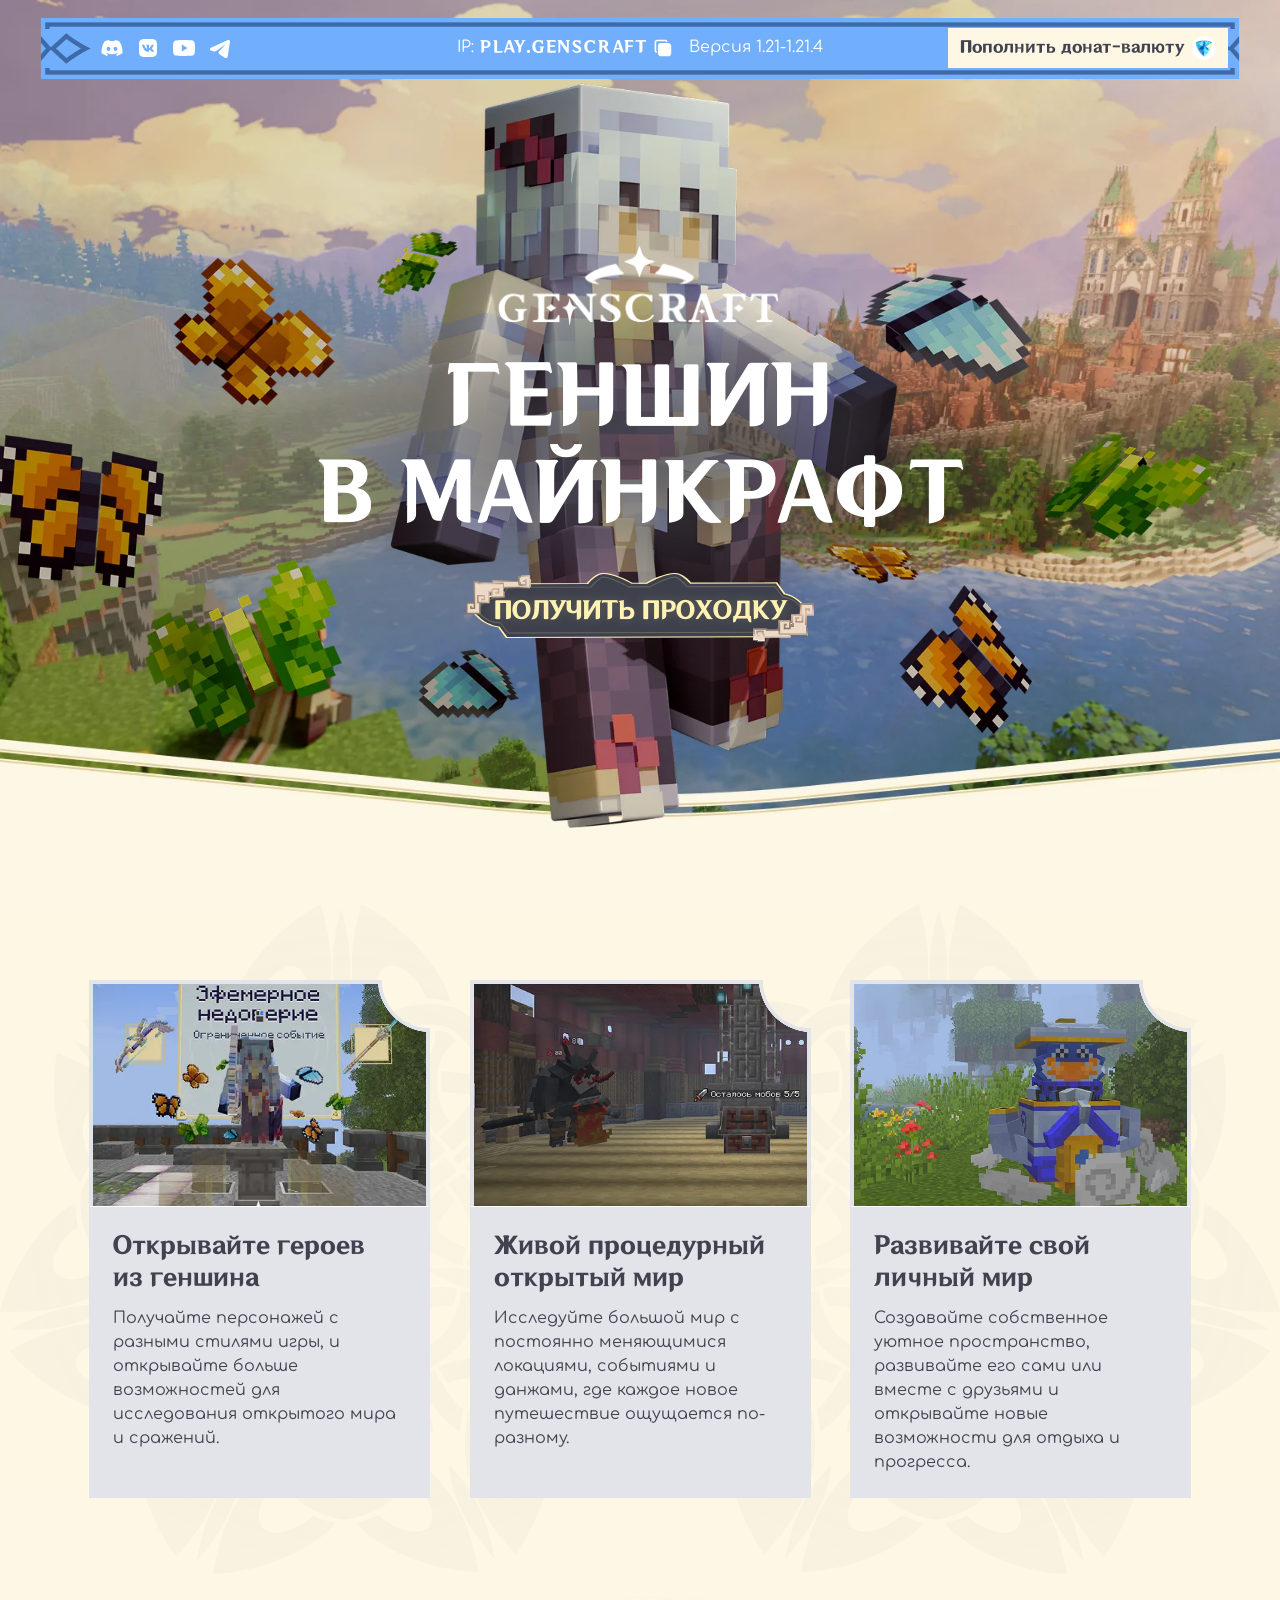
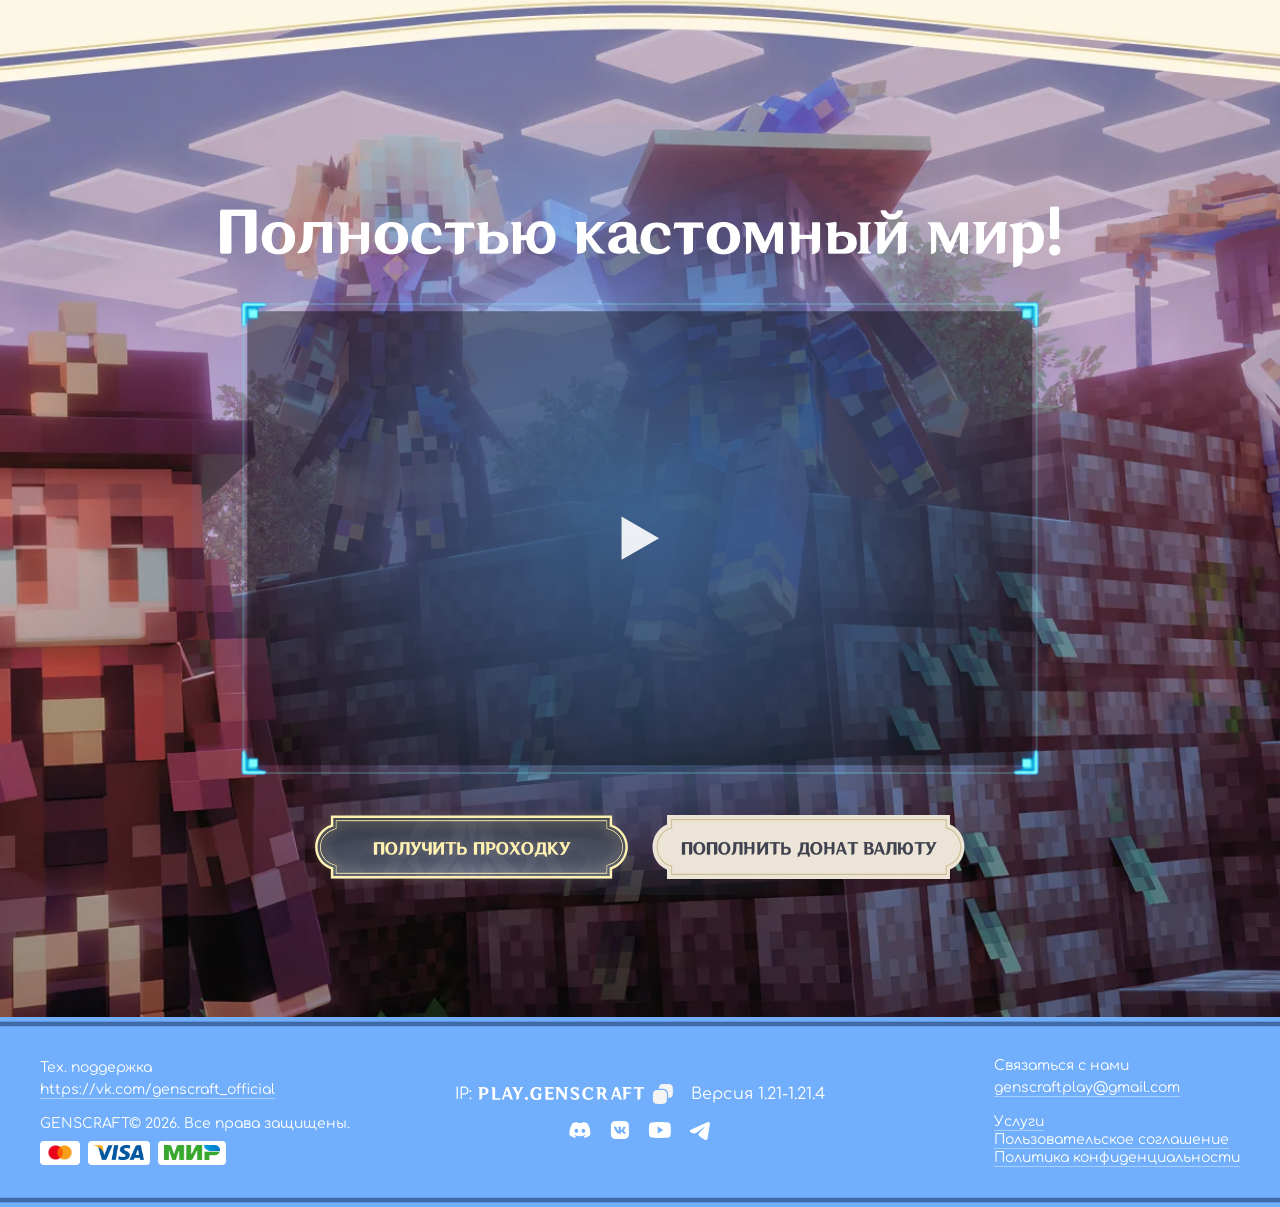
<file: index.html>
<!DOCTYPE html>
<html lang="ru">

<head>
  <meta charset="UTF-8">
  <meta name="viewport" content="width=device-width, initial-scale=1.0">

  <title>GENSCRAFT — ГЕНШИН В МАЙНКРАФТЕ СЕРВЕР</title>
  <meta name="description"
    content="GENSCRAFT — ГЕНШИН В МАЙНКРАФТЕ СЕРВЕР. Исследуйте открытый мир, открывайте героев и развивайте свои возможности в уникальном сеттинге.">
  <meta name="robots" content="index, follow">
  <link rel="canonical" href="https://genscraft.net/">

  <meta property="og:type" content="website">
  <meta property="og:title" content="GENSCRAFT — ГЕНШИН В МАЙНКРАФТЕ СЕРВЕР">
  <meta property="og:description"
    content="GENSCRAFT — ГЕНШИН В МАЙНКРАФТЕ СЕРВЕР. Исследуйте открытый мир, открывайте героев и развивайте свои возможности в уникальном сеттинге.">
  <meta property="og:url" content="https://genscraft.net/">
  <meta property="og:image" content="https://genscraft.net/assets/img/og-cover.webp">
  <meta property="og:locale" content="ru_RU">
  <meta property="og:site_name" content="GENSCRAFT">

  <meta name="twitter:card" content="summary_large_image">
  <meta name="twitter:title" content="GENSCRAFT — ГЕНШИН В МАЙНКРАФТЕ СЕРВЕР">
  <meta name="twitter:description"
    content="GENSCRAFT — ГЕНШИН В МАЙНКРАФТЕ СЕРВЕР. Исследуйте открытый мир, открывайте героев и развивайте свои возможности в уникальном сеттинге.">
  <meta name="twitter:image" content="https://genscraft.net/assets/img/og-cover.webp">

  <link rel="icon" href="./assets/img/favicon.ico" sizes="any">
  <link rel="icon" href="./assets/img/favicon.svg" type="image/svg+xml">

  <link rel="preconnect" href="https://fonts.googleapis.com">
  <link rel="preconnect" href="https://fonts.gstatic.com" crossorigin>
  <link
    href="https://fonts.googleapis.com/css2?family=Roboto+Condensed:wght@400;900&family=Comfortaa:wght@400;700&display=swap"
    rel="stylesheet">

  <script type="application/ld+json">
  {
    "@context": "https://schema.org",
    "@graph": [
      {
        "@type": "WebSite",
        "name": "GENSCRAFT",
        "url": "https://genscraft.net/"
      },
      {
        "@type": "Organization",
        "name": "GENSCRAFT",
        "url": "https://genscraft.net/",
        "logo": "https://genscraft.net/assets/img/logo.png",
        "sameAs": [
          "https://discord.gg/v9C4jDwc8K",
          "https://vk.com/genscraft_official",
          "https://www.youtube.com/@genscraft_official",
          "https://t.me/genscraft"
        ]
      }
    ]
  }
  </script>

  <link rel="preload" as="font" href="./assets/fonts/zhcn.woff2" type="font/woff2" crossorigin>
  <link rel="preload" as="image" href="./assets/img/character.webp" fetchpriority="high">
  <link rel="stylesheet" href="./assets/css/styles.css">

  <meta name="verification" content="8065722f1922518182e85e88dcddaa" />
</head>

<body>

  <header class="desktop-header" aria-label="Шапка сайта (ПК)">
    <div class="desktop-header__inner">
      <div class="desktop-header__socials">
        <a href="https://discord.gg/v9C4jDwc8K" class="header__social-link" aria-label="Discord" target="_blank"
          rel="noopener">
          <img src="./assets/img/discord.svg" alt="Discord" width="24" height="24">
        </a>
        <a href="https://vk.com/genscraft_official" class="header__social-link" aria-label="VK" target="_blank"
          rel="noopener">
          <img src="./assets/img/vk.svg" alt="VK" width="24" height="24">
        </a>
        <a href="https://www.youtube.com/@genscraft_official" class="header__social-link" aria-label="YouTube"
          target="_blank" rel="noopener">
          <img src="./assets/img/youtube.svg" alt="YouTube" width="24" height="24">
        </a>
        <a href="https://t.me/genscraft" class="header__social-link" aria-label="Telegram" target="_blank"
          rel="noopener">
          <img src="./assets/img/telegram.svg" alt="Telegram" width="24" height="24">
        </a>
      </div>

      <div class="desktop-header__server">
        <span class="desktop-header__ip-label">IP:</span>
        <div class="desktop-header__copy-group" id="btnCopyIp" role="button" tabindex="0" aria-label="Скопировать IP">
          <span class="desktop-header__ip-value" id="serverIpStr">PLAY.GENSCRAFT</span>
          <img src="./assets/img/copy.svg" alt="" width="20" height="20" aria-hidden="true"
            class="desktop-header__copy-icon">
          <span class="desktop-header__tooltip">Скопировано!</span>
        </div>
        <span class="desktop-header__version">Версия 1.21-1.21.4</span>
      </div>

      <button class="desktop-header__donate" aria-label="Пополнить донат-валюту">
        <span class="desktop-header__donate-text">Пополнить донат-валюту</span>
        <img src="./assets/img/crystal.svg" alt="" class="desktop-header__donate-icon" aria-hidden="true">
      </button>
    </div>
  </header>

  <header class="mobile-header" aria-label="Шапка сайта (Мобильная)">
    <div class="mobile-header__socials">
      <a href="https://discord.gg/v9C4jDwc8K" class="header__social-link" aria-label="Discord" target="_blank"
        rel="noopener">
        <img src="./assets/img/discord.svg" alt="Discord" width="24" height="24">
      </a>
      <a href="https://vk.com/genscraft_official" class="header__social-link" aria-label="VK" target="_blank"
        rel="noopener">
        <img src="./assets/img/vk.svg" alt="VK" width="24" height="24">
      </a>
      <a href="https://www.youtube.com/@genscraft_official" class="header__social-link" aria-label="YouTube"
        target="_blank" rel="noopener">
        <img src="./assets/img/youtube.svg" alt="YouTube" width="24" height="24">
      </a>
      <a href="https://t.me/genscraft" class="header__social-link" aria-label="Telegram" target="_blank" rel="noopener">
        <img src="./assets/img/telegram.svg" alt="Telegram" width="24" height="24">
      </a>
    </div>
  </header>

  <div class="mobile-info show-mobile-only">
    <div class="mobile-info__wrapper">
      <div class="mobile-info__ip-row">
        <span class="desktop-header__ip-label">IP:</span>
        <div class="desktop-header__copy-group" id="btnCopyIpMobile" role="button" tabindex="0"
          aria-label="Скопировать IP">
          <span class="desktop-header__ip-value">PLAY.GENSCRAFT</span>
          <img src="./assets/img/copy.svg" alt="" width="20" height="20" aria-hidden="true"
            class="desktop-header__copy-icon">
          <span class="desktop-header__tooltip">Скопировано!</span>
        </div>
      </div>
    </div>
  </div>




  <main>
    <section class="hero" id="hero" aria-label="Главный экран">
      <img class="hero__image" src="./assets/img/hero-image.webp" alt="" aria-hidden="true" fetchpriority="high" width="1920" height="1080">
      <img class="hero__character" src="./assets/img/character.webp" alt="" aria-hidden="true" fetchpriority="high">
      <div class="hero__content">
        <h1 class="hero__title">
          <span class="sr-only">GENSCRAFT — ГЕНШИН В МАЙНКРАФТ</span>
          <img class="hero__logo" src="./assets/img/logo.png" alt="" width="288" height="81">
          <span class="hero__subtitle">ГЕНШИН<br class="br-desktop"> В<br class="br-mobile"> МАЙНКРАФТ</span>
        </h1>
        <div class="hero__actions">
          <button id="btnOpenPrereg" class="hero__cta" aria-label="Открыть окно предрегистрации">
            <img class="hero__cta-default" src="./assets/img/btn-default.svg" alt="">
            <img class="hero__cta-hover" src="./assets/img/btn-hover.svg" alt="">
            <span class="hero__cta-text">ПОЛУЧИТЬ ПРОХОДКУ</span>
          </button>

          <button class="hero__cta hero__cta--secondary show-mobile-only" aria-label="Пополнить донат-валюту">
            <img class="hero__cta-default" src="./assets/img/btn-default-secondary.svg" alt="">
            <img class="hero__cta-hover" src="./assets/img/btn-hover-secondary.svg" alt="">
            <span class="hero__cta-text">ПОПОЛНИТЬ ДОНАТ ВАЛЮТУ</span>
          </button>
        </div>
      </div>
    </section>

    <section class="about" id="about" aria-label="Разработка игры">
      <div class="about__container">

        <div class="about__cards-grid">
          <div class="about__card">
            <div class="about__card-bg-top"></div>
            <div class="about__card-content">
              <div class="about__card-image-wrap">
                <img src="./assets/img/1.webp" alt="" class="about__card-image" width="800" height="450" loading="lazy">
              </div>
              <div class="about__card-text">
                <h3 class="about__card-title">Открывайте героев<br>из геншина</h3>
                <p class="about__card-desc">Получайте персонажей с разными стилями игры, и открывайте больше
                  возможностей для исследования открытого мира и сражений.</p>
              </div>
            </div>
          </div>
          <div class="about__card">
            <div class="about__card-bg-top"></div>
            <div class="about__card-content">
              <div class="about__card-image-wrap">
                <img src="./assets/img/2.webp" alt="" class="about__card-image" width="800" height="450" loading="lazy">
              </div>
              <div class="about__card-text">
                <h3 class="about__card-title">Живой процедурный<br>открытый мир</h3>
                <p class="about__card-desc">Исследуйте большой мир с постоянно меняющимися локациями, событиями и
                  данжами, где каждое новое путешествие ощущается по-разному.</p>
              </div>
            </div>
          </div>
          <div class="about__card">
            <div class="about__card-bg-top"></div>
            <div class="about__card-content">
              <div class="about__card-image-wrap">
                <img src="./assets/img/3.webp" alt="" class="about__card-image" width="800" height="450" loading="lazy">
              </div>
              <div class="about__card-text">
                <h3 class="about__card-title">Развивайте свой<br>личный мир</h3>
                <p class="about__card-desc">Создавайте собственное уютное пространство, развивайте его сами или вместе с
                  друзьями и открывайте новые возможности для отдыха и прогресса.</p>
              </div>
            </div>
          </div>
        </div>

      </div>
    </section>

    <section class="showcase" id="showcase" aria-label="Демонстрация игры">
      <h2 class="showcase__title">Полностью кастомный мир!</h2>

      <div class="showcase__video-area">
        <!-- We use the same ID as the hero section's play button to reuse the popup logic -->
        <div class="showcase__video-frame-wrap" id="btnPlayVideoShowcase" role="button" tabindex="0"
          aria-label="Смотреть видео">
          <!-- The iframe is set to autoplay with mute to serve as an animated preview -->
          <iframe class="showcase__video-iframe" width="560" height="315"
            src="https://www.youtube.com/embed/I1KXdUwulKQ?si=r2SdHZzC4DVh2TmC&autoplay=1&mute=1&loop=1&playlist=I1KXdUwulKQ&controls=0&vq=hd1080"
            title="YouTube video player" frameborder="0"
            allow="accelerometer; autoplay; clipboard-write; encrypted-media; gyroscope; picture-in-picture; web-share"
            referrerpolicy="strict-origin-when-cross-origin" allowfullscreen tabindex="-1"></iframe>

          <div class="showcase__video-overlay" aria-hidden="true">
            <div class="showcase__play-btn">
              <svg width="60" height="60" viewBox="0 0 64 64" fill="none" xmlns="http://www.w3.org/2000/svg">
                <path d="M44 32L20 45.8564V18.1436L44 32Z" fill="white" fill-opacity="0.9" />
              </svg>
            </div>
          </div>

          <img src="./assets/img/stroke-video.png" alt="" class="showcase__video-frame" aria-hidden="true"
            loading="lazy">
        </div>
      </div>

      <div class="showcase__actions">
        <button class="showcase__btn showcase__btn--main" aria-label="Получить проходку">
          <img class="showcase__btn-default" src="./assets/img/btn-default-main.svg" alt="" loading="lazy">
          <img class="showcase__btn-hover" src="./assets/img/btn-hover-main.svg" alt="" loading="lazy">
          <span class="showcase__btn-text">ПОЛУЧИТЬ ПРОХОДКУ</span>
        </button>

        <button class="showcase__btn showcase__btn--secondary" aria-label="Пополнить донат-валюту">
          <img class="showcase__btn-default" src="./assets/img/btn-default-secondary.svg" alt="" loading="lazy">
          <img class="showcase__btn-hover" src="./assets/img/btn-hover-secondary.svg" alt="" loading="lazy">
          <span class="showcase__btn-text">ПОПОЛНИТЬ ДОНАТ ВАЛЮТУ</span>
        </button>
      </div>
    </section>



  </main>

  <footer class="footer" id="footer">
    <div class="container footer__inner">
      <div class="footer__col footer__col--left">
        <div class="footer__block">
          <span class="footer__title">Тех. поддержка</span>
          <a href="https://vk.com/genscraft_official" class="footer__link" target="_blank"
            rel="noopener">https://vk.com/genscraft_official</a>
        </div>
        <div class="footer__block">
          <span class="footer__text">GENSCRAFT© 2026. Все права защищены.</span>
          <div class="footer__payment-logos">
            <img src="./assets/img/mastercard.png" alt="Mastercard" class="footer__payment-logo" loading="lazy">
            <img src="./assets/img/visa.png" alt="Visa" class="footer__payment-logo" loading="lazy">
            <img src="./assets/img/mir.png" alt="Mir" class="footer__payment-logo" loading="lazy">
          </div>
        </div>
      </div>

      <div class="footer__col footer__col--center">
        <div class="footer__server-info">
          <div class="footer__info-item">
            <span class="footer__info-label">IP:</span>
            <div class="footer__copy-group" id="btnCopyIpFooter" role="button" tabindex="0" aria-label="Скопировать IP">
              <span class="footer__info-ip">PLAY.GENSCRAFT</span>
              <svg width="24" height="24" viewBox="0 0 24 24" fill="none" xmlns="http://www.w3.org/2000/svg">
                <path
                  d="M16 12.9V17.1C16 20.6 14.6 22 11.1 22H6.9C3.4 22 2 20.6 2 17.1V12.9C2 9.4 3.4 8 6.9 8H11.1C14.6 8 16 9.4 16 12.9Z"
                  fill="#F4F4F5" />
                <path
                  d="M17.1 2H12.9C9.45 2 8.05 3.37 8.01 6.75H11.1C15.3 6.75 17.25 8.7 17.25 12.9V15.99C20.63 15.95 22 14.55 22 11.1V6.9C22 3.4 20.6 2 17.1 2Z"
                  fill="#F4F4F5" />
              </svg>
              <span class="footer__tooltip">Скопировано!</span>
            </div>
          </div>
          <div class="footer__info-item">
            <span class="footer__info-label">Версия 1.21-1.21.4</span>
          </div>
        </div>

        <div class="footer__socials">
          <a href="https://discord.gg/v9C4jDwc8K" class="footer__socials-link" aria-label="Discord" target="_blank"
            rel="noopener">
            <img src="./assets/img/discord.svg" alt="Discord" width="24" height="24">
          </a>
          <a href="https://vk.com/genscraft_official" class="footer__socials-link" aria-label="VK" target="_blank"
            rel="noopener">
            <img src="./assets/img/vk.svg" alt="VK" width="24" height="24">
          </a>
          <a href="https://www.youtube.com/@genscraft_official" class="footer__socials-link" aria-label="YouTube"
            target="_blank" rel="noopener">
            <img src="./assets/img/youtube.svg" alt="YouTube" width="24" height="24">
          </a>
          <a href="https://t.me/genscraft" class="footer__socials-link" aria-label="Telegram" target="_blank"
            rel="noopener">
            <img src="./assets/img/telegram.svg" alt="Telegram" width="24" height="24">
          </a>
        </div>
      </div>

      <div class="footer__col footer__col--right">
        <div class="footer__block">
          <span class="footer__title">Связаться с нами</span>
          <a href="mailto:genscraftplay@gmail.com" class="footer__link">genscraftplay@gmail.com</a>
        </div>
        <div class="footer__block">
          <a href="./assets/docs/Услуги.pdf" class="footer__link" target="_blank" rel="noopener">Услуги</a>
          <a href="./assets/docs/Пользовательское соглашение.pdf" class="footer__link" target="_blank"
            rel="noopener">Пользовательское соглашение</a>
          <a href="./assets/docs/Политика конфиденциальности.pdf" class="footer__link" target="_blank"
            rel="noopener">Политика конфиденциальности</a>
        </div>
      </div>
    </div>
  </footer>



  <div class="video-modal" id="videoModal" role="dialog" aria-modal="true" aria-label="Видео плеер" aria-hidden="true">
    <div class="video-modal__overlay"></div>
    <div class="video-modal__content" tabindex="-1">
      <button class="video-modal__close" aria-label="Закрыть">&times;</button>
      <div class="video-modal__iframe-wrap">
        <iframe class="video-modal__iframe" id="videoIframe" allowfullscreen
          allow="accelerometer; autoplay; clipboard-write; encrypted-media; gyroscope; picture-in-picture; web-share"
          referrerpolicy="strict-origin-when-cross-origin"></iframe>
      </div>
    </div>
  </div>

  <!-- Donation Popup -->
  <div id="donationModal" class="prereg-modal" role="dialog" aria-modal="true" aria-hidden="true"
    aria-labelledby="donationTitle">
    <div class="prereg-modal__overlay"></div>
    <div class="prereg-modal__content" tabindex="-1">
      <button class="prereg-modal__close" aria-label="Закрыть">
        <img src="./assets/img/close.svg" alt="" aria-hidden="true">
      </button>
      <img src="./assets/img/popup.svg" alt="" class="prereg-modal__bg" aria-hidden="true" loading="lazy">
      <div class="prereg-modal__inner">
        <h2 id="donationTitle" class="prereg-modal__title">Пополнить донат-валюту</h2>
        <div class="prereg-modal__rate">
          <img src="./assets/img/crystal.svg" alt="" width="24" height="24">
          <span>1 кристалл сотворения = 1 RUB</span>
        </div>

        <form class="donation-form" id="donationForm">
          <div class="donation-form__inputs">
            <input type="text" class="donation-form__input" placeholder="Никнейм в игре" required>
            <input type="email" class="donation-form__input" placeholder="E-mail (отправим туда чек)" required>
            <div class="donation-form__input-wrapper">
              <input type="number" class="donation-form__input donation-form__input--amount"
                placeholder="Сумма пополнения" required min="1">
              <span class="donation-form__currency" id="donationCurrency">RUB</span>
              <span class="donation-form__mirror" id="donationMirror" aria-hidden="true"></span>
            </div>
          </div>

          <p class="donation-form__label">Выберите способ оплаты</p>

          <div class="donation-form__payment-methods">
            <label class="payment-method is-active">
              <input type="radio" name="payment" value="cloud" checked class="sr-only">
              <span class="payment-method__title">Unitpay</span>
              <span class="payment-method__desc">Рубли • СНГ</span>
            </label>
            <label class="payment-method">
              <input type="radio" name="payment" value="example" class="sr-only">
              <span class="payment-method__title">CloudPayments</span>
              <span class="payment-method__desc">USD • Остальной мир</span>
            </label>
          </div>

          <button type="submit" class="showcase__btn showcase__btn--main donation-form__submit">
            <img class="showcase__btn-default" src="./assets/img/btn-default-main.svg" alt="">
            <img class="showcase__btn-hover" src="./assets/img/btn-hover-main.svg" alt="">
            <span class="showcase__btn-text">ПОПОЛНИТЬ</span>
          </button>
          
          <p class="donation-form__disclaimer">
            Нажимая кнопку «ПОПОЛНИТЬ», вы соглашаетесь с<br>
            <a href="./assets/docs/Пользовательское соглашение.pdf" target="_blank" rel="noopener">Пользовательским соглашением</a> и <br class="br-mobile"><a href="./assets/docs/Политика конфиденциальности.pdf" target="_blank" rel="noopener">Политикой конфиденциальности</a>
          </p>
        </form>
      </div>
    </div>
  </div>

  <!-- Entry Popup -->
  <div id="passModal" class="prereg-modal" role="dialog" aria-modal="true" aria-hidden="true"
    aria-labelledby="passTitle">
    <div class="prereg-modal__overlay"></div>
    <div class="prereg-modal__content" tabindex="-1">
      <button class="prereg-modal__close" aria-label="Закрыть">
        <img src="./assets/img/close.svg" alt="" aria-hidden="true">
      </button>
      <img src="./assets/img/popup.svg" alt="" class="prereg-modal__bg" aria-hidden="true" loading="lazy">
      <div class="prereg-modal__inner">
        <h2 id="passTitle" class="prereg-modal__title">Получить проходку <br class="br-mobile">на сервер</h2>
        <div class="prereg-modal__rate">
          <img src="./assets/img/crystal.svg" alt="" width="24" height="24">
          <span>Стоимость 300 RUB</span>
        </div>

        <form class="donation-form" id="passForm">
          <div class="donation-form__inputs">
            <input type="text" class="donation-form__input" placeholder="Никнейм в игре" required>
            <input type="email" class="donation-form__input" placeholder="E-mail (отправим туда чек)" required>
          </div>

          <p class="donation-form__label">Выберите способ оплаты</p>

          <div class="donation-form__payment-methods">
            <label class="payment-method is-active">
              <input type="radio" name="payment" value="cloud" checked class="sr-only">
              <span class="payment-method__title">Unitpay</span>
              <span class="payment-method__desc">Рубли • СНГ</span>
            </label>
            <label class="payment-method">
              <input type="radio" name="payment" value="example" class="sr-only">
              <span class="payment-method__title">CloudPayments</span>
              <span class="payment-method__desc">USD • Остальной мир</span>
            </label>
          </div>

          <button type="submit" class="showcase__btn showcase__btn--main donation-form__submit">
            <img class="showcase__btn-default" src="./assets/img/btn-default-main.svg" alt="">
            <img class="showcase__btn-hover" src="./assets/img/btn-hover-main.svg" alt="">
            <span class="showcase__btn-text">ПОЛУЧИТЬ ПРОХОДКУ</span>
          </button>
          
          <p class="donation-form__disclaimer">
            Нажимая кнопку «ПОЛУЧИТЬ ПРОХОДКУ», вы соглашаетесь с<br>
            <a href="./assets/docs/Пользовательское соглашение.pdf" target="_blank" rel="noopener">Пользовательским соглашением</a> и <br class="br-mobile"><a href="./assets/docs/Политика конфиденциальности.pdf" target="_blank" rel="noopener">Политикой конфиденциальности</a>
          </p>
        </form>
      </div>
    </div>
  </div>

  <!-- Success Popup -->
  <div id="successModal" class="prereg-modal" role="dialog" aria-modal="true" aria-hidden="true"
    aria-labelledby="successTitle">
    <div class="prereg-modal__overlay"></div>
    <div class="prereg-modal__content" tabindex="-1">
      <button class="prereg-modal__close" aria-label="Закрыть">
        <img src="./assets/img/close.svg" alt="" aria-hidden="true">
      </button>
      <img src="./assets/img/popup.svg" alt="" class="prereg-modal__bg" aria-hidden="true" loading="lazy">
      <div class="prereg-modal__inner prereg-modal__inner--success">
        <div class="success-icon">
          <svg width="64" height="64" viewBox="0 0 64 64" fill="none" xmlns="http://www.w3.org/2000/svg">
            <circle cx="32" cy="32" r="32" fill="#4B5262" fill-opacity="0.3" />
            <path d="M44 23L27.5 41L19 32" stroke="#FFF1B2" stroke-width="4" stroke-linecap="round"
              stroke-linejoin="round" />
          </svg>
        </div>
        <h2 id="successTitle" class="prereg-modal__title">Успешная оплата!</h2>
        <p class="prereg-modal__desc">Товар зачислен на ваш никнэйм. Зайдите на сервер и наслаждайтесь!</p>

        <button type="button" class="showcase__btn showcase__btn--main success-modal__btn" id="btnSuccessOk">
          <img class="showcase__btn-default" src="./assets/img/btn-default-main.svg" alt="">
          <img class="showcase__btn-hover" src="./assets/img/btn-hover-main.svg" alt="">
          <span class="showcase__btn-text">ЗАМЕЧАТЕЛЬНО</span>
        </button>
      </div>
    </div>
  </div>

  <script src="./assets/js/main.js" defer></script>

</body>

</html>
</file>
<file: assets/css/styles.css>
@font-face {
  font-family: 'GenshinFont';
  src: url('../fonts/zhcn.woff2') format('woff2'),
       url('../fonts/zhcn.ttf') format('truetype');
  font-weight: normal;
  font-style: normal;
  font-display: swap;
}

:root {

  --clr-bg: #FDF7E4;
  --clr-bg-alt: #F3EEDC;
  --clr-surface: #FFFFFF;
  --clr-border: #E0DBCA;

  --clr-text: #555555;
  --clr-text-muted: #8A8578;
  --clr-text-heading: #555555;

  --clr-accent: #b5a642;

  --clr-accent-hover: #d4c24f;
  --clr-danger: #c44b3f;

  --ff-base: 'Roboto Condensed', 'Segoe UI', system-ui, -apple-system, sans-serif;
  --ff-heading: 'GenshinFont', var(--ff-base);
  --ff-comfortaa: 'Comfortaa', var(--ff-base);

  --fs-xs: clamp(0.700rem, 0.65rem + 0.25vw, 0.750rem);
  --fs-sm: clamp(0.813rem, 0.75rem + 0.30vw, 0.875rem);
  --fs-base: clamp(0.938rem, 0.88rem + 0.30vw, 1.000rem);
  --fs-md: clamp(1.125rem, 1.00rem + 0.50vw, 1.250rem);
  --fs-lg: clamp(1.500rem, 1.20rem + 1.00vw, 1.875rem);
  --fs-xl: clamp(2.000rem, 1.50rem + 2.00vw, 2.750rem);
  --fs-2xl: clamp(2.500rem, 1.80rem + 3.00vw, 3.750rem);

  --fw-regular: 400;
  --fw-medium: 500;
  --fw-semibold: 600;
  --fw-bold: 700;

  --lh-tight: 1.2;
  --lh-base: 1.6;
  --lh-loose: 1.8;

  --space-xs: 0.25rem;
  --space-sm: 0.5rem;
  --space-md: 1rem;
  --space-lg: 1.5rem;
  --space-xl: 2rem;
  --space-2xl: 3rem;
  --space-3xl: 4rem;
  --space-4xl: 6rem;

  --container-max: 1280px;
  --container-padding: var(--space-2xl);

  --radius-sm: 4px;
  --radius-md: 8px;
  --radius-lg: 12px;
  --radius-xl: 16px;

  --transition-fast: 150ms ease;
  --transition-base: 250ms ease;
  --transition-slow: 400ms ease;

  --shadow-sm: 0 1px 3px rgba(0, 0, 0, 0.4);
  --shadow-md: 0 4px 12px rgba(0, 0, 0, 0.5);
  --shadow-lg: 0 8px 30px rgba(0, 0, 0, 0.6);

  --z-header: 100;
  --z-overlay: 200;
  --z-modal: 300;
}

*,
*::before,
*::after {
  margin: 0;
  padding: 0;
  box-sizing: border-box;
}

html {
  scroll-behavior: smooth;
  -webkit-text-size-adjust: 100%;
  text-size-adjust: 100%;
  overflow-x: hidden;
}

body {
  font-family: var(--ff-base);
  font-size: var(--fs-base);
  font-weight: var(--fw-regular);
  line-height: var(--lh-base);
  color: var(--clr-text);
  background-color: var(--clr-bg);
  -webkit-font-smoothing: antialiased;
  -moz-osx-font-smoothing: grayscale;
}

img,
picture,
video,
canvas,
svg {
  display: block;
  max-width: 100%;
  height: auto;
}

a {
  color: inherit;
  text-decoration: none;
}

ul,
ol {
  list-style: none;
}

button {
  font: inherit;
  color: inherit;
  background: none;
  border: none;
  cursor: pointer;
}

:focus-visible {
  outline: 2px solid var(--clr-accent);
  outline-offset: 2px;
}

:focus:not(:focus-visible) {
  outline: none;
}



.cursor-distortion {
  position: fixed;
  width: 150px;
  height: 150px;
  border-radius: 50%;
  pointer-events: none;
  z-index: 9999;
  transform: translate(-50%, -50%);
  filter: url(#distort-filter);
  backdrop-filter: url(#distort-filter);
  -webkit-backdrop-filter: url(#distort-filter);
  background: transparent;
  -webkit-mask-image: radial-gradient(circle, transparent 25%, rgba(0, 0, 0, 1) 45%, rgba(0, 0, 0, 0) 70%);
  mask-image: radial-gradient(circle, transparent 25%, rgba(0, 0, 0, 1) 45%, rgba(0, 0, 0, 0) 70%);
  opacity: 0;
  transition: opacity 0.5s ease;
  will-change: transform;
}

.cursor-distortion.is-active {
  opacity: 1;
}

/* Cursor sparkles */
.magical-sparkle {
  position: absolute;
  pointer-events: none;
  z-index: 9999;
  font-size: 14px;
  user-select: none;
  animation: sparkle-fade 1s cubic-bezier(0.4, 0, 0.2, 1) forwards;
}

@keyframes sparkle-fade {
  0% {
    opacity: 1;
    transform: scale(1) translateY(0);
  }

  100% {
    opacity: 0;
    transform: scale(0.5) translateY(20px);
  }
}

h1,
h2,
h3,
h4,
h5,
h6 {
  font-family: var(--ff-heading);
  color: var(--clr-text-heading);
  line-height: var(--lh-tight);
  font-weight: normal;
}

h1 {
  font-size: var(--fs-2xl);
}

h2 {
  font-size: var(--fs-xl);
}

h3 {
  font-size: var(--fs-lg);
}

p+p {
  margin-top: var(--space-md);
}

.container {
  width: 100%;
  max-width: var(--container-max);
  margin-inline: auto;
  padding-inline: var(--container-padding);
}

.footer>.container {
  height: 100%;
  padding-inline: 0;
  max-width: 1200px;
}

.section {
  padding-block: var(--space-4xl);
}

.section__title {
  font-size: var(--fs-xl);
  margin-bottom: var(--space-xl);
  text-align: center;
}

.hero {
  position: relative;
  width: 100%;
  height: 100vh;
  overflow: hidden;
}


.hero__image {
  width: 100%;
  height: 100%;
  display: block;
  object-fit: cover;
  object-position: center;
}


.hero__content {
  position: absolute;
  inset: 0;
  display: flex;
  flex-direction: column;
  align-items: center;
  justify-content: center;

  z-index: 2;
  pointer-events: none;
  transition: justify-content var(--transition-base), padding-bottom var(--transition-base);
}

@media (max-width: 768px) {
  .hero__content {
    justify-content: flex-end;
    padding-bottom: 80px;
  }
}

.hero__content::before {
  content: "";
  position: absolute;
  top: 50%;
  left: 50%;
  transform: translate(-50%, -50%);
  width: 777px;
  height: 317px;
  background: radial-gradient(50% 50% at 50% 50%, rgba(64, 67, 79, 0.8) 0%, rgba(64, 67, 79, 0) 100%);
  z-index: -1;
  pointer-events: none;
  transition: top var(--transition-base), transform var(--transition-base);
}

@media (max-width: 768px) {
  .hero__content::before {
    top: auto;
    bottom: 250px;
    /* Centered behind the content block */
    transform: translate(-50%, 50%);
  }
}

/* ═══════════════════════════════════════════
   Desktop Header
   ═══════════════════════════════════════════ */

.desktop-header {
  position: fixed;
  top: 16px;
  left: 0;
  width: 100%;
  z-index: 100;
  display: flex;
  justify-content: center;
  pointer-events: none;
}

.desktop-header__inner {
  position: relative;
  width: calc(100% - 32px);
  max-width: 1200px;
  height: 64px;
  background: url('../img/header.svg') center / contain no-repeat;
  display: flex;
  align-items: center;
  justify-content: space-between;
  padding: 0 4px;
  pointer-events: auto;
}

.desktop-header__socials {
  display: flex;
  align-items: center;
  gap: 12px;
  padding-left: 56px;
}

.header__social-link {
  display: flex;
  align-items: center;
  justify-content: center;
  transition: opacity var(--transition-base), transform var(--transition-base);
}

.header__social-link:hover,
.header__social-link:focus-visible {
  opacity: 0.8;
  transform: translateY(-2px);
}

.desktop-header__server {
  position: absolute;
  left: 50%;
  transform: translateX(-50%);
  display: flex;
  align-items: center;
  justify-content: center;
  gap: 6px;
}

.desktop-header__ip-label {
  font-family: var(--ff-comfortaa);
  font-size: 16px;
  color: #FFFFFF;
}

.desktop-header__copy-group {
  display: flex;
  align-items: center;
  position: relative;
  cursor: pointer;
  transition: opacity var(--transition-fast);
}

.desktop-header__copy-group:hover,
.desktop-header__copy-group:focus-visible {
  opacity: 0.8;
}

.desktop-header__ip-value {
  font-family: var(--ff-heading);
  font-size: 16px;
  color: #FFFFFF;
  letter-spacing: 0.05em;
}

.desktop-header__copy-icon {
  margin-left: 6px;
}

.desktop-header__tooltip {
  position: absolute;
  top: 100%;
  left: 50%;
  transform: translateX(-50%);
  margin-top: 8px;
  background-color: rgba(0, 0, 0, 0.8);
  color: #FFFFFF;
  font-family: var(--ff-comfortaa);
  font-size: 12px;
  padding: 4px 8px;
  border-radius: 4px;
  pointer-events: none;
  opacity: 0;
  white-space: nowrap;
  transition: opacity var(--transition-fast);
}

.desktop-header__tooltip.is-active {
  opacity: 1;
}

.desktop-header__version {
  font-family: var(--ff-comfortaa);
  font-size: 16px;
  color: #FFFFFF;
  margin-left: 10px;
  white-space: nowrap;
}

.desktop-header__donate {
  display: flex;
  align-items: center;
  justify-content: center;
  gap: 8px;
  width: auto;
  height: 40px;
  padding: 8px 12px;
  margin-right: 8px;
  background-color: #FDF7E4;
  border-radius: 0;
  transition: background-color var(--transition-base), transform var(--transition-base);
}

.desktop-header__donate:hover,
.desktop-header__donate:focus-visible {
  background-color: #FFF1C6;
  transform: translateY(-1px);
}

.desktop-header__donate-text {
  font-family: var(--ff-heading);
  font-size: 16px;
  color: #40434F;
  white-space: nowrap;
}

.desktop-header__donate-icon {
  width: 24px;
  height: 24px;
  object-fit: contain;
}

@media (max-width: 1250px) {
  .desktop-header__version {
    display: none;
  }
}

@media (max-width: 900px) {
  .desktop-header__server {
    position: static;
    transform: none;
    margin-left: 24px;
    left: auto;
  }

  .desktop-header__inner {
    justify-content: flex-start;
  }

  .desktop-header__donate {
    margin-left: auto;
  }
}

@media (max-width: 1024px) {
  .desktop-header__inner {
    background-size: cover;
    padding: 0 16px;
  }

  .desktop-header__socials {
    padding-left: 16px;
  }

  .desktop-header__donate {
    padding-right: 0;
  }
}

@media (max-width: 768px) {
  .desktop-header {
    display: none;
  }
}

.mobile-header {
  position: fixed;
  top: 0;
  left: 0;
  width: 100%;
  height: 64px;
  background-image: url('../img/header.svg');
  background-size: cover;
  background-position: center;
  background-repeat: no-repeat;
  display: none;
  align-items: center;
  justify-content: center;
  z-index: 100;
  padding-top: 0px;
  /* Lowering icons slightly */
}

@media (max-width: 768px) {
  .mobile-header {
    display: flex;
  }
}

.mobile-header__socials {
  display: flex;
  align-items: center;
  gap: 12px;
}

.mobile-info {
  position: fixed;
  top: 64px;
  left: 0;
  width: 100%;
  display: flex;
  justify-content: center;
  padding-top: 16px;
  z-index: 99;
  pointer-events: none;
}

.mobile-info>* {
  pointer-events: auto;
}

.mobile-info::before {
  content: "";
  position: absolute;
  top: 0;
  left: 50%;
  transform: translateX(-50%);
  width: 100%;
  height: 80px;
  background: radial-gradient(50% 50% at 50% 0%, rgba(64, 67, 79, 0.6) 0%, rgba(64, 67, 79, 0) 100%);
  z-index: -1;
}

.mobile-info__wrapper {
  display: flex;
  flex-direction: column;
  align-items: center;
}

.mobile-info__ip-row {
  display: flex;
  align-items: center;
  gap: 8px;
}

.mobile-info .desktop-header__ip-value,
.mobile-info .desktop-header__ip-label {
  font-size: 14px;
  /* Slightly smaller for mobile if needed, or keep 16px */
}

/* ═══════════════════════════════════════════
   Hero Section
   ═══════════════════════════════════════════ */

.hero__character {
  position: absolute;
  top: 50%;
  left: 50%;
  transform: translate(-50%, -50%);
  height: 90vh;
  max-width: none;
  z-index: 1;
  pointer-events: none;
  animation: float-character 6s ease-in-out infinite;
}

@keyframes float-character {
  0% {
    transform: translate(-50%, -50%);
  }

  50% {
    transform: translate(-50%, calc(-50% - 15px));
  }

  100% {
    transform: translate(-50%, -50%);
  }
}

.hero__title {
  display: flex;
  flex-direction: column;
  align-items: center;
  gap: 24px;
}

.hero__logo {
  height: 80px;
  width: auto;
  pointer-events: auto;
}

.hero__subtitle {
  font-family: var(--ff-heading);
  font-weight: normal;
  font-size: 80px;
  line-height: 97px;
  letter-spacing: 0.02em;
  color: #FFFFFF;
  text-align: center;
}

.br-mobile {
  display: none;
}

.hero__cta {
  position: relative;
  display: inline-block;
  margin-top: 24px;

  pointer-events: auto;
  cursor: pointer;
  transition: transform var(--transition-base);
}

.hero__cta:hover,
.hero__cta:focus-visible {
  transform: translateY(-1px);
}

.hero__cta-default,
.hero__cta-hover {
  display: block;
  width: 100%;
  height: auto;
}

.hero__cta-hover {
  position: absolute;
  inset: 0;
  opacity: 0;
  transition: opacity 0.3s ease;
}

.hero__cta--secondary .hero__cta-text {
  color: #40434F;
  text-shadow: none;
  transform: translateY(2px);
  font-size: 16px;
}

.hero__cta:hover .hero__cta-hover,
.hero__cta:focus-visible .hero__cta-hover {
  opacity: 1;
}

.show-mobile-only {
  display: none !important;
}

@media (max-width: 768px) {
  .show-mobile-only {
    display: inline-block !important;
  }
}

.hero__cta-text {
  position: absolute;
  inset: 0;
  display: flex;
  align-items: center;
  justify-content: center;
  font-family: var(--ff-heading);
  font-weight: 400;
  font-size: 24px;
  line-height: 32px;
  color: #FFF2B2;
  text-shadow: 0 0 12px rgba(255, 242, 178, 0.2);
  pointer-events: none;
  transition: color 0.3s ease;
  transform: translateY(4px);
}

@media (max-width: 768px) {
  .hero__image {
    height: 70%;

    object-position: center;

  }

  .hero__actions {
    display: flex;
    flex-direction: column;
    align-items: center;
    gap: 12px;
    margin-top: 24px;
  }

  .hero__cta {
    margin-top: 0;
  }

  .hero__cta-text {
    font-size: 16px;
    /* Match secondary button size */
  }

  .hero__subtitle {
    font-size: 48px;
    line-height: normal;
  }

  .br-desktop {
    display: none;
  }

  .br-mobile {
    display: inline;
  }

  .hero__character {
    height: 60vh;
  }
}

.about {
  position: relative;
  z-index: 10;
  margin-top: 80px;
}

.about::before,
.about::after {
  content: "";
  position: absolute;
  top: 50%;
  /* Center relative to the section */
  width: 688px;
  height: 688px;
  /* Assuming it's roughly square, adjust if needed */
  background: url('../img/ornaments.svg') center / contain no-repeat;
  z-index: -1;
  pointer-events: none;
}

@media (max-width: 1150px) {

  .about::before,
  .about::after {
    display: none;
  }
}

.about::before {
  left: 0;
  transform: translateY(-50%);
}

.about::after {
  right: 0;
  transform: translateY(-50%) scaleX(-1);
}

.about__container {
  display: flex;
  align-items: center;
  gap: 40px;
  max-width: 1150px;
  margin-inline: auto;
  padding-inline: 24px;
}

.about__cards-grid {
  display: grid;
  grid-template-columns: repeat(3, 1fr);
  gap: 40px;
  width: 100%;
}

.about__card {
  --cutout-radius: 48px;
  position: relative;
  width: 100%;
  min-height: 452px;
  height: auto;
  background-color: #E2E4E9;
  /* Top-right cutout for the whole card */
  -webkit-mask-image: radial-gradient(circle var(--cutout-radius) at 100% 0, transparent var(--cutout-radius), black calc(var(--cutout-radius) + 0.5px));
  mask-image: radial-gradient(circle var(--cutout-radius) at 100% 0, transparent var(--cutout-radius), black calc(var(--cutout-radius) + 0.5px));

  /* Reveal Animation Initial State */
  opacity: 0;
  transform: translateY(40px) scale(0.98);
  filter: blur(8px);
  transition:
    opacity 1.2s cubic-bezier(0.22, 1, 0.36, 1),
    transform 1.2s cubic-bezier(0.22, 1, 0.36, 1),
    filter 1.2s cubic-bezier(0.22, 1, 0.36, 1);
  will-change: opacity, transform, filter;
  display: flex;
  flex-direction: column;
}

.about__card.is-revealed {
  opacity: 1;
  transform: translateY(0) scale(1);
  filter: blur(0);
}

@media (max-width: 1024px) {
  .about__cards-grid {
    grid-template-columns: 1fr;
    max-width: 440px;
    margin-inline: auto;
  }
}

.about__card-bg-top {
  position: absolute;
  top: 1px;
  left: 1px;
  right: 1px;
  height: 226px;
  /* Fixed height for top part to keep it consistent */
  background-color: #ffffff;
  /* Top-right cutout for the top white half, with larger radius and offset mask center to preserve 1px border */
  -webkit-mask-image: radial-gradient(circle calc(var(--cutout-radius) + 1px) at calc(100% + 1px) -1px, transparent calc(var(--cutout-radius) + 1px), black calc(var(--cutout-radius) + 1.5px));
  mask-image: radial-gradient(circle calc(var(--cutout-radius) + 1px) at calc(100% + 1px) -1px, transparent calc(var(--cutout-radius) + 1px), black calc(var(--cutout-radius) + 1.5px));
  pointer-events: none;
}

.about__card-content {
  position: relative;
  z-index: 1;
  display: flex;
  flex-direction: column;
  height: 100%;
  padding: 0;
}

.about__card-image-wrap {
  height: 226px;
  /* Match the white background height */
  flex-shrink: 0;
  width: 100%;
  position: relative;
  display: flex;
  align-items: center;
  justify-content: center;
  overflow: hidden;
  /* Matching the inner white background mask */
  -webkit-mask-image: radial-gradient(circle calc(var(--cutout-radius) + 1px) at calc(100% + 1px) -1px, transparent calc(var(--cutout-radius) + 1px), black calc(var(--cutout-radius) + 1.5px));
  mask-image: radial-gradient(circle calc(var(--cutout-radius) + 1px) at calc(100% + 1px) -1px, transparent calc(var(--cutout-radius) + 1px), black calc(var(--cutout-radius) + 1.5px));
}

/* Draw the 4px borders on the wrapper */
.about__card-image-wrap::after {
  content: "";
  position: absolute;
  inset: 0;
  pointer-events: none;
  z-index: 2;

  /* Draw the top, left, and right straight borders. No bottom border needed. */
  box-shadow: inset 4px 4px 0 0 #E2E4E9, inset -4px 0 0 0 #E2E4E9;

  /* Draw the curved border precisely around the top-right cutout using a radial gradient.
     The parent wrapper's mask cuts out everything inside (radius + 1px), 
     so we draw the border right at the edge from (radius + 1px) up to (radius + 5px) for a 4px thickness. */
  background-image: radial-gradient(circle at calc(100% + 1px) -1px,
      transparent calc(var(--cutout-radius) + 1px),
      #E2E4E9 calc(var(--cutout-radius) + 1.2px),
      #E2E4E9 calc(var(--cutout-radius) + 5px),
      transparent calc(var(--cutout-radius) + 5.5px));
}

.about__card-image {
  width: 100%;
  height: 100%;
  object-fit: cover;
  transform: scale(1.3);
}

.about__card:nth-child(1) .about__card-image {
  /* Increase first image scale by another 20% on top of 1.3 */
  transform: scale(1.5);
}

.about__card:nth-child(2) .about__card-image {
  /* Shift focal point to the absolute left edge */
  transform: scale(1.4);
  object-position: left center;
  transform-origin: left center;
}

.about__card-text {
  flex-grow: 1;
  width: 100%;
  padding: 24px;
  /* Increased padding for better look on expanding cards */
  display: flex;
  flex-direction: column;
}

.about__card-title {
  font-family: var(--ff-heading);
  font-size: 24px;
  line-height: 32px;
  color: #40434F;
  margin: 0;
  margin-bottom: 12px;
}

.about__card-desc {
  font-family: var(--ff-comfortaa);
  font-size: 16px;
  line-height: 24px;
  color: #40434F;
  margin: 0;
}

/* ═══════════════════════════════════════════
   Showcase Section (Third Block)
   ═══════════════════════════════════════════ */

.showcase {
  position: relative;
  width: 100%;
  padding-top: 300px;
  padding-bottom: 130px;
  display: flex;
  flex-direction: column;
  align-items: center;
  z-index: 5;
  overflow: hidden;
}

@media (max-width: 768px) {
  .showcase {
    padding-top: 120px;
    padding-bottom: 80px;
  }
}

.showcase::before {
  content: "";
  position: absolute;
  inset: 0;
  background: url('../img/render-bg.webp') center / cover no-repeat;
  z-index: -2;
  animation: showcaseZoom 20s ease-in-out infinite alternate;
  will-change: transform;
}

@keyframes showcaseZoom {
  0% {
    transform: scale(1);
  }

  100% {
    transform: scale(1.1);
  }
}

.showcase__title {
  font-family: var(--ff-heading);
  font-size: 56px;
  line-height: 72px;
  color: #FFFFFF;
  text-align: center;
  margin: 0;
  margin-bottom: 32px;
  position: relative;
  z-index: 2;
  /* Ensure title sits above the glow */
}

.showcase__video-area {
  position: relative;
  width: 100%;
  margin-bottom: 32px;
  display: flex;
  justify-content: center;
  padding-inline: 24px;
}

/* The radial glow effect behind the video and title */
.showcase__video-area::before {
  content: "";
  position: absolute;
  top: -180px;
  left: 50%;
  transform: translateX(-50%);
  width: 70%;
  max-width: 1500px;
  height: calc(100% + 300px);
  background: radial-gradient(ellipse at center, rgba(99, 165, 243, 0.95) 0%, rgba(99, 165, 243, 0.5) 40%, rgba(99, 165, 243, 0) 75%);
  z-index: -1;
  pointer-events: none;
}

.showcase__video-frame-wrap {
  position: relative;
  /* Fixed width as requested by user */
  width: 100%;
  max-width: 840px;
  aspect-ratio: 16 / 9;
  display: flex;
  justify-content: center;
  align-items: center;
  cursor: pointer;
  transition: transform var(--transition-base);
}

.showcase__video-frame-wrap:hover,
.showcase__video-frame-wrap:focus-visible {
  transform: translateY(-2px);
}

.showcase__video-iframe {
  position: absolute;
  top: 50%;
  left: 50%;
  transform: translate(-50%, -50%);
  /* The frame is thickest on the left and right edges (the blue corners). Let's squeeze the width a bit more. */
  width: calc(100% - 6.5%);
  height: calc(100% - 4%);
  z-index: 1;
  /* Sits underneath the frame */
  border-radius: 0px;
  /* Slight rounding to fit frame */
  pointer-events: none;
  /* Prevents iframe from capturing clicks meant for the popup trigger */
}

.showcase__video-frame {
  position: absolute;
  inset: 0;
  width: 100%;
  height: 100%;
  object-fit: contain;
  pointer-events: none;
  z-index: 4;
  /* Sits on top of everything */
}

/* Darkened overlay for the video preview */
.showcase__video-overlay {
  position: absolute;
  top: 50%;
  left: 50%;
  transform: translate(-50%, -50%);
  width: calc(100% - 6.5%);
  height: calc(100% - 4%);
  background-color: rgba(0, 0, 0, 0.4);
  z-index: 2;
  display: flex;
  align-items: center;
  justify-content: center;
  transition: background-color 0.3s ease;
  pointer-events: none;
}

.showcase__video-frame-wrap:hover .showcase__video-overlay {
  background-color: rgba(0, 0, 0, 0.2);
}

.showcase__play-btn {
  width: 100px;
  height: 100px;
  display: flex;
  align-items: center;
  justify-content: center;
  transition: transform 0.3s cubic-bezier(0.175, 0.885, 0.32, 1.275);
  z-index: 3;
}

.showcase__play-btn svg {
  width: 100%;
  height: auto;
}

.showcase__video-frame-wrap:hover .showcase__play-btn {
  transform: scale(1.15);
}

.showcase__actions {
  display: flex;
  justify-content: center;
  gap: 0px;
  flex-wrap: wrap;
  /* Allows wrapping on smaller screens */
  padding-inline: 24px;
}

.showcase__btn {
  position: relative;
  display: inline-flex;
  align-items: center;
  justify-content: center;
  cursor: pointer;
  transition: transform var(--transition-base);
}

.showcase__btn:hover,
.showcase__btn:focus-visible {
  transform: translateY(-2px);
}

.showcase__btn-default,
.showcase__btn-hover {
  display: block;
  width: auto;
  height: auto;
  /* Making sure the buttons scale well on mobile */
  max-width: 100%;
}

.showcase__btn-hover {
  position: absolute;
  inset: 0;
  opacity: 0;
  transition: opacity 0.3s ease;
}

.showcase__btn:hover .showcase__btn-hover,
.showcase__btn:focus-visible .showcase__btn-hover {
  opacity: 1;
}

.showcase__btn-text {
  position: absolute;
  inset: 0;
  display: flex;
  align-items: center;
  justify-content: center;
  font-family: var(--ff-heading);
  font-size: 16px;
  line-height: 24px;
  color: #FFF2B2;
  text-shadow: 0 0 12px rgba(255, 242, 178, 0.2);
  pointer-events: none;
  transform: translateY(2px);
  /* Adjusted for smaller text */
  text-align: center;
  padding-inline: 16px;
}

.showcase__btn--secondary .showcase__btn-text {
  color: #40434F;
  text-shadow: none;
  /* Secondary button likely doesn't need the yellow glow */
}

/* Custom text color for the secondary button if needed, but the audio didn't specify. Assuming same style. */





/* ═══════════════════════════════════════════
   Footer Section
   ═══════════════════════════════════════════ */

.footer {
  position: relative;
  width: 100%;
  min-height: 164px;
  height: auto;
  padding-block: 40px;
  background-image: url('../img/footer.svg');
  background-size: cover;
  background-position: center bottom;
  background-repeat: no-repeat;
  display: flex;
  align-items: center;
  z-index: 10;
}

.footer__inner {
  display: flex;
  justify-content: space-between;
  align-items: center;
  height: 100%;
  gap: 24px;
  position: relative;
}

@media (max-width: 1100px) {
  .footer__inner {
    flex-direction: column;
    text-align: center;
    gap: 40px;
    padding-block: 40px;
    height: auto;
  }

  .footer__col {
    align-items: center;
    height: auto;
    width: 100%;
  }

  .footer__col--center {
    position: static;
    transform: none;
    order: -1;
    /* Stick to top as requested */
    margin-bottom: 8px;
  }

  .footer__server-info {
    flex-direction: column;
    gap: 8px;
  }

  .footer__payment-logos {
    justify-content: center;
  }
}

.footer__col {
  display: flex;
  flex-direction: column;
  justify-content: center;
  gap: 16px;
  height: 100%;
}

/* Left and Right column shared styling */
.footer__title,
.footer__text,
.footer__link {
  font-family: var(--ff-comfortaa);
  font-size: 14px;
  line-height: 18px;
  color: #FFFFFF;
  margin: 0;
  display: block;
}

.footer__title {
  margin-bottom: 4px;
}

.footer__link {
  text-decoration: underline;
  text-decoration-color: rgba(255, 255, 255, 0.4);
  text-underline-offset: 4px;
  transition: color var(--transition-base), text-decoration-color var(--transition-base);
}

.footer__link:hover,
.footer__link:focus-visible {
  color: #FFF1B2;
  text-decoration-color: #FFF1B2;
}

.footer__payment-logos {
  display: flex;
  align-items: center;
  gap: 8px;
  margin-top: 8px;
}

.footer__payment-logo {
  height: 24px;
  width: auto;
  object-fit: contain;
  background-color: #FFFFFF;
  padding: 4px 6px;
  border-radius: 4px;
}

/* Center column — centered relative to screen, not between left/right */
.footer__col--center {
  position: absolute;
  left: 50%;
  top: 50%;
  transform: translate(-50%, -50%);
  align-items: center;
  gap: 12px;
  height: auto;
  z-index: 2;
}

@media (max-width: 1100px) {
  .footer__col--center {
    position: static;
    transform: none;
  }
}

.footer__server-info {
  display: flex;
  align-items: center;
  gap: 16px;
  font-family: var(--ff-comfortaa);
  font-size: 16px;
  line-height: 20px;
}

.footer__info-item {
  display: flex;
  align-items: center;
  gap: 6px;
}

.footer__info-label {
  font-family: var(--ff-comfortaa);
  font-size: 16px;
  color: #FFFFFF;
}

.footer__info-ip {
  font-family: var(--ff-heading);
  font-size: 16px;
  color: #FFFFFF;
  letter-spacing: 0.05em;
}

/* Footer copy group — mirrors header copy-group */
.footer__copy-group {
  display: flex;
  align-items: center;
  gap: 6px;
  position: relative;
  cursor: pointer;
  transition: opacity var(--transition-fast);
}

.footer__copy-group:hover,
.footer__copy-group:focus-visible {
  opacity: 0.8;
}

.footer__tooltip {
  position: absolute;
  top: 100%;
  left: 50%;
  transform: translateX(-50%);
  margin-top: 8px;
  background-color: rgba(0, 0, 0, 0.8);
  color: #FFFFFF;
  font-family: var(--ff-comfortaa);
  font-size: 12px;
  padding: 4px 8px;
  border-radius: 4px;
  pointer-events: none;
  opacity: 0;
  white-space: nowrap;
  transition: opacity var(--transition-fast);
}

.footer__tooltip.is-active {
  opacity: 1;
}

.footer__socials {
  display: flex;
  align-items: center;
  gap: 16px;
}

.footer__socials-link {
  display: flex;
  align-items: center;
  justify-content: center;
  width: 24px;
  height: 24px;
  transition: opacity var(--transition-base), transform var(--transition-base);
}

.footer__socials-link:hover,
.footer__socials-link:focus-visible {
  opacity: 0.8;
  transform: translateY(-2px);
}

/* Responsive */
@media (max-width: 1024px) {
  .footer {
    height: auto;
    padding: 32px 0;
  }

  .footer__inner {
    flex-direction: column;
    text-align: center;
    gap: 32px;
  }

  .footer__col {
    align-items: center;
  }
}

@media (max-width: 768px) {
  .footer__server-info {
    flex-direction: column;
    gap: 8px;
  }
}



.video-modal,
.prereg-modal {
  position: fixed;
  inset: 0;
  z-index: 10000;
  display: flex;
  align-items: center;
  justify-content: center;
  opacity: 0;
  visibility: hidden;
  transition: opacity 0.3s ease, visibility 0.3s ease;
}

.video-modal.is-open,
.prereg-modal.is-open {
  opacity: 1;
  visibility: visible;
}

.video-modal__overlay,
.prereg-modal__overlay {
  position: absolute;
  inset: 0;
  background: rgba(64, 66, 76, 0.85);
  backdrop-filter: blur(4px);
}

.video-modal__content {
  position: relative;
  width: 90%;
  max-width: 900px;
}

.video-modal__close,
.prereg-modal__close {
  position: absolute;
  top: -40px;
  right: 0;
  background: none;
  border: none;
  color: var(--clr-text-heading);
  font-size: 32px;
  cursor: pointer;
  opacity: 1;
  transition: opacity 0.3s ease;
  z-index: 2;
}

.prereg-modal__close {
  top: 32px;
  right: 32px;
}

.prereg-modal__close img {
  width: 32px;
  height: 32px;
  display: block;
}

.video-modal__close:hover,
.prereg-modal__close:hover {
  opacity: 0.8;
}

.video-modal__iframe-wrap {
  position: relative;
  padding-bottom: 56.25%;

  height: 0;
}

.video-modal__iframe {
  position: absolute;
  inset: 0;
  width: 100%;
  height: 100%;
  border: none;
}

.prereg-modal__content {
  position: relative;
  width: 1143px;
  max-width: 95vw;
  aspect-ratio: 1143 / 726;

  display: flex;
  align-items: center;
  justify-content: center;
}

.prereg-modal__bg {
  position: absolute;
  inset: 0;
  width: 100%;
  height: 100%;
  object-fit: contain;

  pointer-events: none;
  z-index: 0;
}

.prereg-modal__inner {
  position: relative;
  z-index: 1;
  text-align: center;
  display: flex;
  flex-direction: column;
  align-items: center;
  padding: 40px;
}

.prereg-modal__title {
  font-family: var(--ff-heading);
  font-weight: normal;
  color: #40434F;
  text-transform: none;
  margin: 0 0 8px 0;
}

.prereg-modal__rate {
  display: flex;
  align-items: center;
  gap: 6px;
  font-family: var(--ff-heading);
  font-weight: normal;
  font-size: 18px;
  color: #40434F;
  margin-bottom: 24px;
}

.prereg-modal__rate img {
  transform: translateY(-1px);
}

.donation-form {
  width: 100%;
  max-width: 440px;
  display: flex;
  flex-direction: column;
  align-items: center;
}

.donation-form__inputs {
  width: 100%;
  display: flex;
  flex-direction: column;
  gap: 12px;
  margin-bottom: 24px;
}

.donation-form__input-wrapper {
  position: relative;
  width: 100%;
}

.donation-form__currency {
  position: absolute;
  right: 16px;
  top: 50%;
  transform: translateY(-50%) translateY(1px);
  font-family: var(--ff-comfortaa);
  font-size: 16px;
  color: #40434F;
  pointer-events: none;
  display: none;
}

.donation-form__mirror {
  position: absolute;
  top: 0;
  left: 16px;
  visibility: hidden;
  white-space: pre;
  font-family: var(--ff-comfortaa);
  font-size: 16px;
  pointer-events: none;
}

.donation-form__input--amount:not(:placeholder-shown)+.donation-form__currency {
  display: block;
}

.donation-form__input--amount:not(:placeholder-shown) {
  padding-right: 56px;
}

.donation-form__input {
  width: 100%;
  height: 48px;
  background-color: rgba(64, 67, 79, 0.1);
  border: 1px solid rgba(64, 67, 79, 0.2);
  padding-inline: 16px;
  font-family: var(--ff-comfortaa);
  font-size: 16px;
  color: #40434F;
  transition: border-color var(--transition-base), background-color var(--transition-base);
}

.donation-form__input::placeholder {
  color: rgba(64, 67, 79, 0.6);
}

.donation-form__input:focus {
  outline: none;
  border-color: rgba(64, 67, 79, 0.5);
  background-color: rgba(64, 67, 79, 0.15);
}

.donation-form__label {
  font-family: var(--ff-heading);
  font-weight: normal;
  font-size: 18px;
  color: #40434F;
  margin-bottom: 16px;
  text-transform: none;
}

.donation-form__payment-methods {
  display: flex;
  gap: 16px;
  width: 100%;
  margin-bottom: 16px;
}

.payment-method {
  flex: 1;
  display: flex;
  flex-direction: column;
  align-items: center;
  justify-content: center;
  padding: 12px;
  background-color: #4B5262;
  cursor: pointer;
  transition: transform 0.3s ease, background-color 0.3s ease, outline 0.3s ease;
}

.payment-method.is-active {
  background-color: #40434F;
  outline: 4px solid #F2E8A1;
  outline-offset: 0;
  box-shadow: none;
  transform: scale(1.05);
  z-index: 2;
}

.payment-method__title {
  font-family: var(--ff-heading);
  font-weight: normal;
  font-size: 16px;
  color: #FFFFFF;
  margin-bottom: 4px;
}

.payment-method__desc {
  font-family: var(--ff-comfortaa);
  font-size: 12px;
  color: #FFFFFF;
  opacity: 0.7;
}

.donation-form__submit {
  transform: translateY(0);
}

/* Success Modal Styles */
.prereg-modal__inner--success {
  padding-block: 40px;
}

.success-icon {
  margin-bottom: 24px;
}

.success-modal__btn {
  margin-top: 32px;
}

.donation-form__submit .showcase__btn-text {
  font-size: 20px;
  line-height: 28px;
}

.donation-form__disclaimer {
  font-family: var(--ff-comfortaa);
  font-size: 11px;
  line-height: 16px;
  color: rgba(64, 67, 79, 0.5);
  text-align: center;
  margin-top: 16px;
  margin-bottom: 0;
}

.donation-form__disclaimer a {
  color: inherit;
  text-decoration: underline;
  transition: color var(--transition-fast);
}

.donation-form__disclaimer a:hover,
.donation-form__disclaimer a:focus-visible {
  color: rgba(64, 67, 79, 0.9);
}

@media (max-width: 1024px) {
  .prereg-modal {
    align-items: flex-start;
    overflow-y: auto;
    -webkit-overflow-scrolling: touch;
  }

  .prereg-modal__content {
    width: 100vw;
    min-height: 100vh;
    max-width: none;
    aspect-ratio: auto;
    border-radius: 0;
    display: flex;
    flex-direction: column;
  }

  .prereg-modal__bg {
    object-fit: fill;
    height: 100%;
    min-height: 100vh;
  }

  .prereg-modal__inner {
    padding: 60px 10%;
    /* More padding at top/bottom for scrollable view */
    width: 100%;
    flex-grow: 1;
    display: flex;
    flex-direction: column;
    justify-content: center;
  }

  .prereg-modal__close img {
    width: 24px;
    height: 24px;
  }
}

@media (max-width: 768px) {
  .prereg-modal__content {
    /* Styles inherited from 1024px query, just refining padding if needed */
    padding: 20px;
  }

  .prereg-modal__bg {
    object-fit: fill;
  }

  .prereg-modal__inner {
    padding: 0;
  }

  .prereg-modal__title {
    font-size: 26px;
    line-height: 32px;
    margin-bottom: 12px;
  }

  .prereg-modal__desc {
    font-size: 14px;
    line-height: 20px;
  }

  .prereg-modal__desc br {
    display: none;
  }

  .prereg-modal__socials {
    margin-top: 20px;
  }
}

@media (max-width: 480px) {
  .prereg-modal__content {
    padding: 20% 5%;
  }

  .prereg-modal__title {
    font-size: 22px;
    line-height: normal;
  }

  .prereg-modal__desc {
    font-size: 13px;
    line-height: 18px;
  }
}





@media (max-width: 768px) {
  .about {
    margin-top: 40px;

  }

  .about__container {
    display: flex;
    flex-direction: column;

    align-items: stretch;

    gap: 24px;
    padding-inline: 16px;

  }


}


.sr-only {
  position: absolute;
  width: 1px;
  height: 1px;
  padding: 0;
  margin: -1px;
  overflow: hidden;
  clip: rect(0, 0, 0, 0);
  white-space: nowrap;
  border: 0;
}

.text-accent {
  color: var(--clr-accent);
}

.text-muted {
  color: var(--clr-text-muted);
}

.text-center {
  text-align: center;
}

@media (max-width: 1150px) {

  .about__desc br,
  .features__desc br,
  .world__desc br {
    display: none;
  }
}

@media (max-width: 1024px) {}

@media (max-width: 768px) {
  :root {
    --container-padding: var(--space-xl);
  }

  .section {
    padding-block: var(--space-3xl);
  }
}

@media (max-width: 480px) {
  :root {
    --container-padding: var(--space-md);
  }
}




/* ═══════════════════════════════════════════
   Accessibility: Reduced Motion
   ═══════════════════════════════════════════ */

@media (prefers-reduced-motion: reduce) {

  *,
  *::before,
  *::after {
    animation-duration: 0.01ms !important;
    animation-iteration-count: 1 !important;
    transition-duration: 0.01ms !important;
    scroll-behavior: auto !important;
  }
}

/* ═══════════════════════════════════════════
   Magical Cursor Sparkles
   ═══════════════════════════════════════════ */

.magical-sparkle {
  position: absolute;
  pointer-events: none;
  z-index: 9999;
  font-size: 14px;
  user-select: none;
  opacity: 0;
  animation: sparkle-fade 1s ease-out forwards;
}

@keyframes sparkle-fade {
  0% {
    opacity: 1;
    transform: translate(-50%, -50%) scale(0) rotate(0deg);
  }

  20% {
    opacity: 1;
    transform: translate(-50%, -50%) scale(1.5) rotate(45deg);
  }

  100% {
    opacity: 0;
    transform: translate(-50%, calc(-50% + 40px)) scale(0) rotate(135deg);
  }
}
</file>
